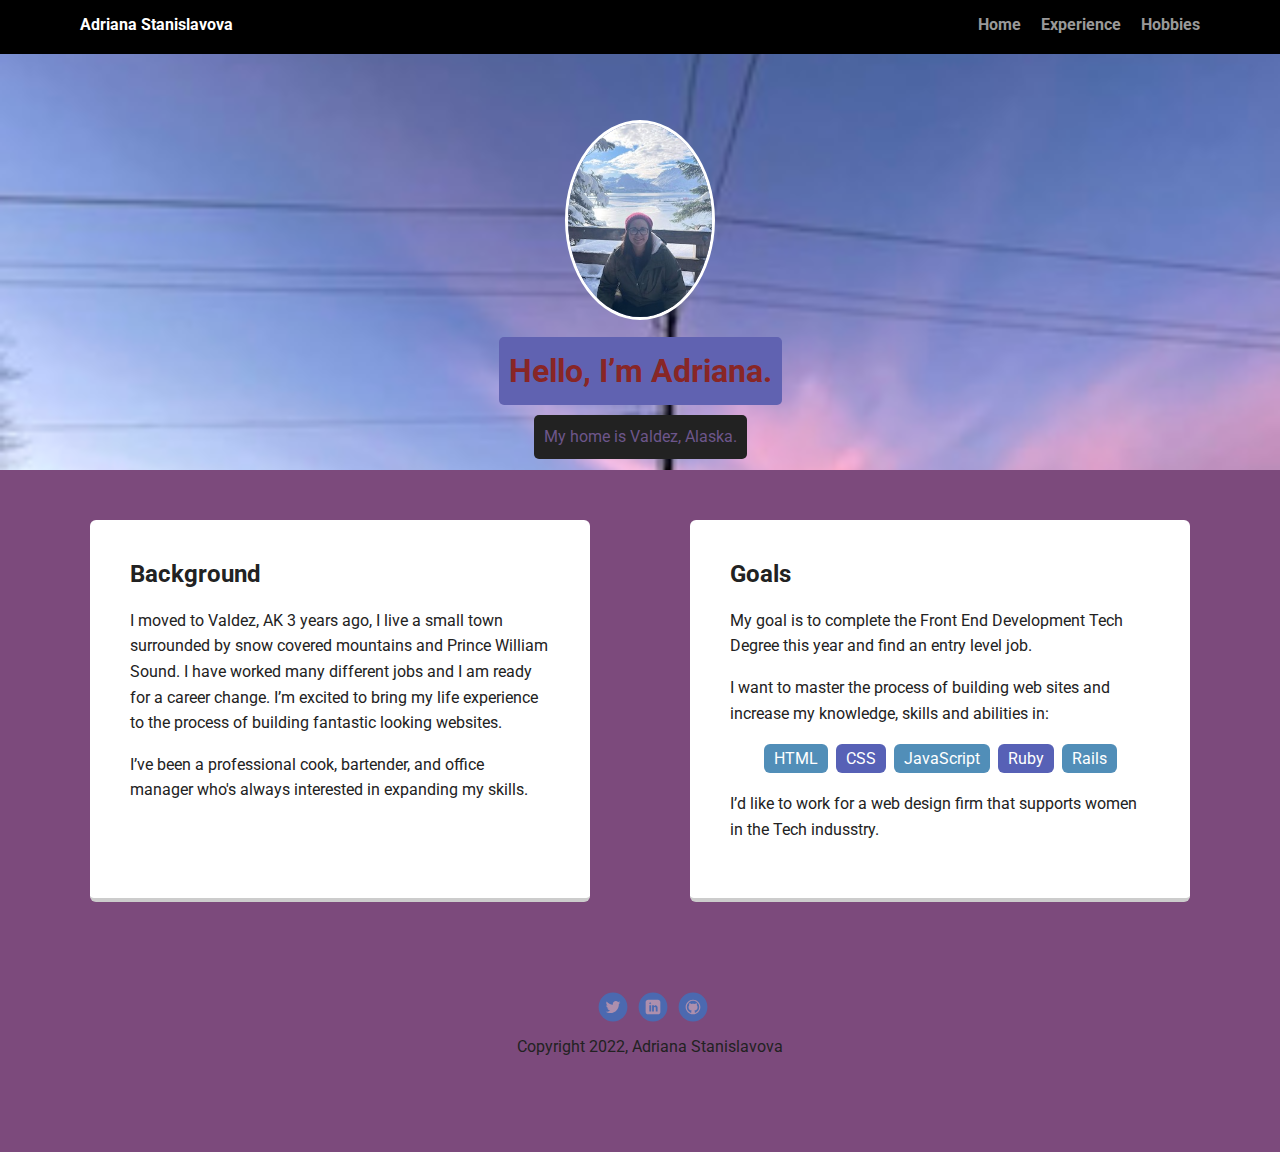
<file: index.html>
<!doctype html>
<html lang="en">
<head>
  <meta charset="utf-8">
  <title>Adriana's Profile</title>
  <meta name="viewport" content="width=device-width, initial-scale=1.0">
  <link rel="stylesheet" href="styles.css">
  <link href="https://fonts.googleapis.com/css?family=Muli%7CRoboto:400,300,500,700,900" rel="stylesheet"></head>
  <body>

    <div class="main-nav">
        <ul class="nav">
          <li class="name">Adriana Stanislavova</li>
          <li><a href="index.html">Home</a></li>
          <li><a href="experience.html">Experience</a></li>
          <li><a href="hobbies.html">Hobbies</a></li>
        </ul>
    </div>

    <header>
      <img src="images/mountains.JPG" alt="Adriana in front of a mountain." class="profile-image">
      <h1 class="tag name">Hello, I’m Adriana.</h1>
      <p class="tag location">My home is Valdez, Alaska.</p>
    </header>

    <main class="flex">
      <div class="card">
        <h2>Background</h2>
        <p> I moved to Valdez, AK 3 years ago, I live a small town surrounded by snow covered mountains and Prince William Sound.
            I have worked many different jobs and I am ready for a career change.
          I’m excited to bring my life experience to the process of building fantastic looking websites.</p>

        <p>I’ve been a professional cook, bartender, and office manager who's always interested in expanding my skills.</p>
      </div>

      <div class="card">
        <h2>Goals</h2>
        <p>My goal is to complete the Front End Development Tech Degree this year and find an entry level job.</p>
        <p>I want to master the process of building web sites and increase my knowledge, skills and abilities in:</p>
        <ul class="skills">
          <li>HTML</li>
          <li>CSS</li>
          <li>JavaScript</li>
          <li>Ruby</li>
          <li>Rails</li>
        </ul>
        <p>I’d like to work for a web design firm that supports women in the Tech indusstry.</p>
      </div>

    </main>
    <footer>
      <ul>
        <li><a href="https://twitter.com/Adrianainak" class="social twitter">Twitter</a></li>
        <li><a href="https://www.linkedin.com/in/adriana-stanislavova-a9824839/" class="social linkedin">LinkedIn</a></li>
        <li><a href="https://github.com/adrianainak" class="social github">Github</a></li>
      </ul>
      <p class="copyright">Copyright 2022, Adriana Stanislavova</p>
    </footer>
  </body>
  </html>
</file>
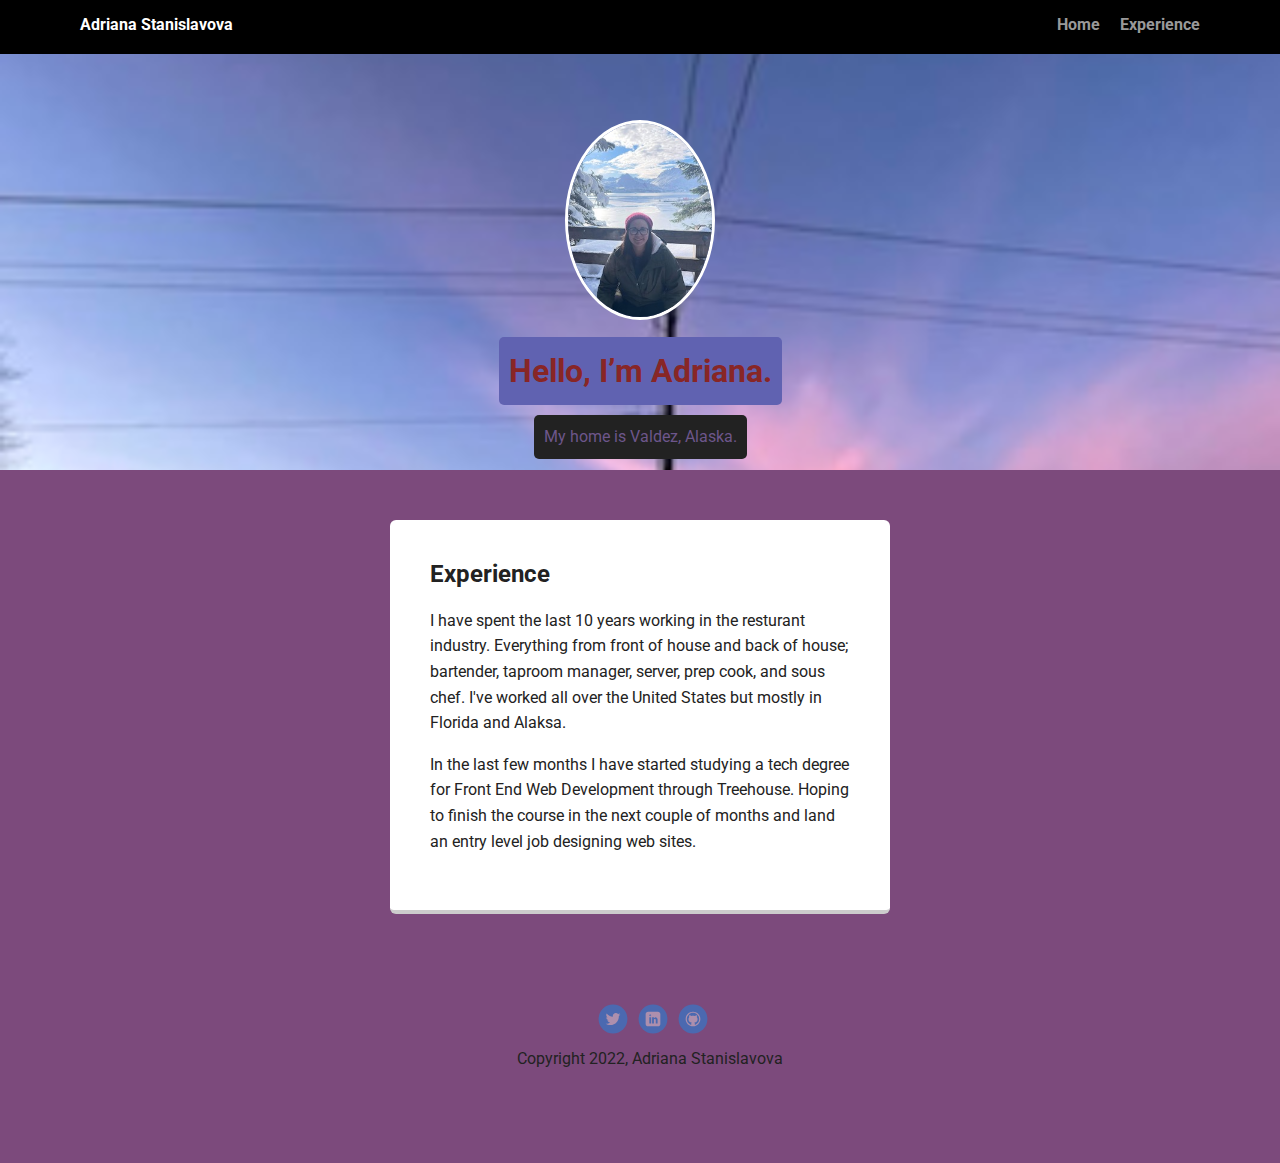
<file: experience.html>
<!doctype html>
<html lang="en">
<head>
  <meta charset="utf-8">
  <title>Adriana's Experience</title>
  <meta name="viewport" content="width=device-width, initial-scale=1.0">
  <link rel="stylesheet" href="styles.css">
  <link href="https://fonts.googleapis.com/css?family=Muli%7CRoboto:400,300,500,700,900" rel="stylesheet"></head>
  <body>   <div class="main-nav">
    <ul class="nav">
      <li class="name">Adriana Stanislavova</li>
      <li><a href="index.html">Home</a></li>
      <li><a href="experience.html">Experience</a></li>
    </ul>
</div>

<header>
  <img src="images/mountains.JPG" alt="Adriana in front of a moountain." class="profile-image">
  <h1 class="tag name">Hello, I’m Adriana.</h1>
  <p class="tag location">My home is Valdez, Alaska.</p>
</header>

<main class="flex">
  <div class="card">
    <h2>Experience</h2>
    <p> I have spent the last 10 years working in the resturant industry. Everything from front of house and back of house; 
        bartender, taproom manager, server, prep cook, and sous chef. I've worked all over the United States but mostly in Florida and Alaksa. </p>
    <p>In the last few months I have started studying a tech degree for Front End Web Development through Treehouse. Hoping to finish the course in the next couple of months and land an entry level job designing web sites. </p>    
  </div> 

</main>
<footer>
  <ul>
    <li><a href="https://twitter.com/Adrianainak" class="social twitter">Twitter</a></li>
    <li><a href="https://www.linkedin.com/in/adriana-stanislavova-a9824839/" class="social linkedin">LinkedIn</a></li>
    <li><a href="https://github.com/adrianainak" class="social github">Github</a></li>
  </ul>
  <p class="copyright">Copyright 2022, Adriana Stanislavova</p>
</footer>
</body>
</html>
</file>
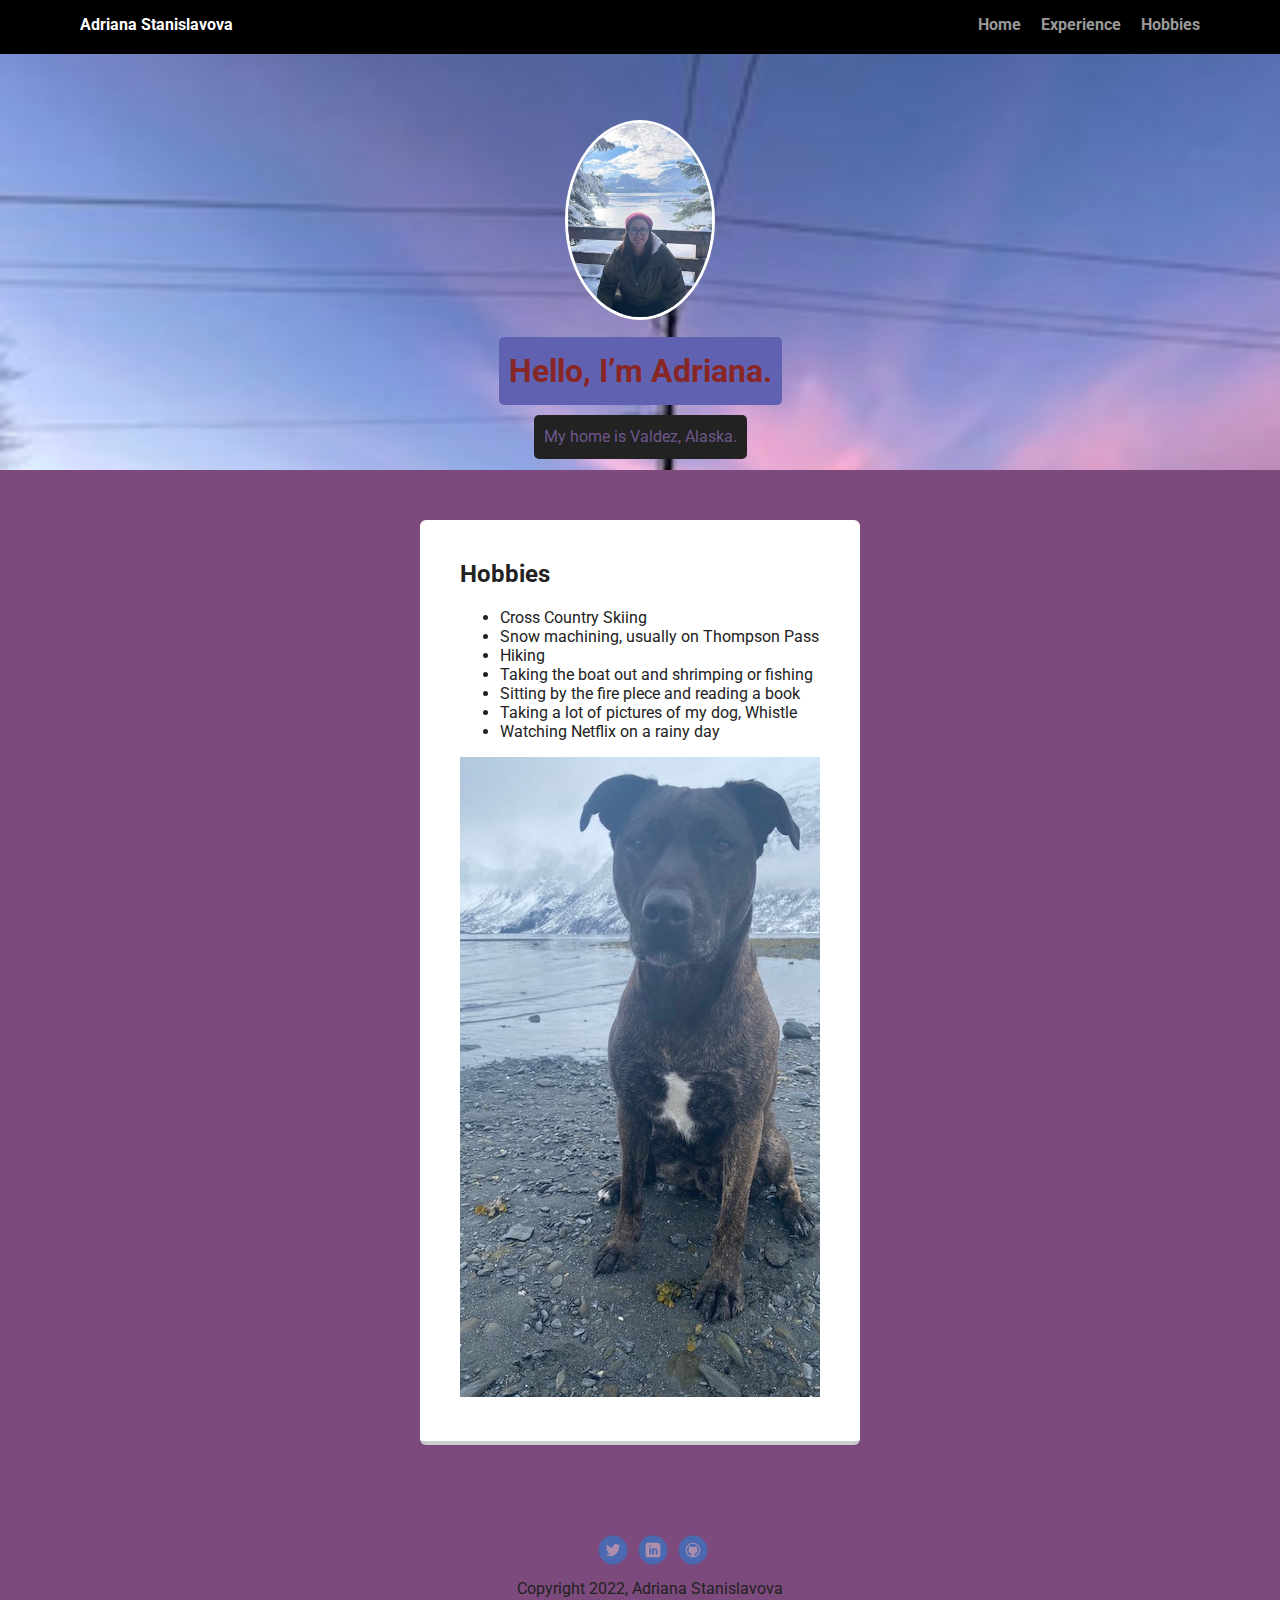
<file: hobbies.html>
<!doctype html>
<html lang="en">
<head>
  <meta charset="utf-8">
  <title>Adriana's Hobbies</title>
  <meta name="viewport" content="width=device-width, initial-scale=1.0">
  <link rel="stylesheet" href="styles.css">
  <link href="https://fonts.googleapis.com/css?family=Muli%7CRoboto:400,300,500,700,900" rel="stylesheet"></head>
  <body>   <div class="main-nav">
    <ul class="nav">
      <li class="name">Adriana Stanislavova</li>
      <li><a href="index.html">Home</a></li>
      <li><a href="experience.html">Experience</a></li>
      <li><a href="hobbies.html">Hobbies</a></li>
    </ul>
</div>

<header>
  <img src="images/mountains.JPG" alt="Adriana in front of a moountain." class="profile-image">
  <h1 class="tag name">Hello, I’m Adriana.</h1>
  <p class="tag location">My home is Valdez, Alaska.</p>
</header>

<main class="flex">
  <div class="card">
    <h2>Hobbies</h2>
        <ul>
            <li>Cross Country Skiing</li>
            <li>Snow machining, usually on Thompson Pass</li>
            <li>Hiking</li>
            <li>Taking the boat out and shrimping or fishing</li>
            <li>Sitting by the fire plece and reading a book</li> 
            <li>Taking a lot of pictures of my dog, Whistle</li>
            <li>Watching Netflix on a rainy day</li>
        </ul>
        <img src="images/whistle.jpeg" alt="whiste on the beach">

  </div>

</main>
<footer>
  <ul>
    <li><a href="https://twitter.com/Adrianainak" class="social twitter">Twitter</a></li>
    <li><a href="https://www.linkedin.com/in/adriana-stanislavova-a9824839/" class="social linkedin">LinkedIn</a></li>
    <li><a href="https://github.com/adrianainak" class="social github">Github</a></li>
  </ul>
  <p class="copyright">Copyright 2022, Adriana Stanislavova</p>
</footer>
</body>
</html>
</file>
<file: styles.css>
/* Global Layout Set-up */
* { 
  box-sizing: border-box;
}
  
body {
  margin: 0;
  padding: 0;
  text-align: center;
  font-family: 'Roboto', sans-serif;
  color: #222;
  background: #7c4a7c;
}
/* Link Styles */

a {
  text-decoration: none;
  color: #999;
}
a:hover {
  color: #6633ff;
}

/* Section Styles */

.main-nav {
  width: 100%;
  background: black;
  min-height: 30px;
  padding: 10px;
  position: fixed;
  text-align: center;
}
.nav {
  display: flex;
  justify-content: space-around;
  font-weight: 700;
  list-style-type: none;
  margin: 0 auto;
  padding: 0;
}

.nav .name {
    display: block;
    margin-right: auto;
    color: white;
}
.nav li {
  padding: 5px 10px 10px 10px;
}
.nav a {
  transition: all .5s;
}
.nav a:hover {
  color: white
}

header {
  text-align: center;
  background: url('images/valdez.jpeg') no-repeat top center ;
  background-size: cover;
  overflow: hidden;
  padding-top: 80px;
}
header {
  line-height: 1.5;
}
header .profile-image {
  margin-top: 40px;
  width: 150px;
  height: 200px;
  border-radius: 50%;
  border: 3px solid white;
  transition: all .5s;
}
header .profile-image:hover {
  transform: scale(1.2) rotate(15deg);
}
.tag {
  background-color: #6062b1;
  color: rgb(136, 38, 38);
  padding: 10px;
  border-radius: 5px;
  display: table;
  margin: 10px auto;
} 
.location {
  background-color: #222;
  color: rgb(109, 86, 139);
}
.card {
  margin: 30px;
  padding: 20px 40px 40px;
  max-width: 500px;
  text-align: left;
  background: #fff;
  border-bottom: 4px solid #ccc;
  border-radius: 6px;
  transition: all .5s;
}
.card:hover {
  border-color: #ff99ff;
}

ul.skills {
  padding: 0;
  text-align: center;
}

.skills li {
  border-radius: 6px;
  display: inline-block;
  background: #5761b6;
  color: white;
  padding: 5px 10px;
  margin: 2px;
}

.skills li:nth-child(odd) {
  background: #518eb8;
}

footer {
  width: 100%;
  min-height: 30px;
  padding: 20px 0 40px 20px;
}

footer .copyright {
  top: -8px;
  font-size: .75em;
}

footer ul {
  list-style-type: none;
  margin: 0;
  padding: 0;
}

footer ul li {
  display: inline-block;
}

a.social {
  display: inline-block;
  text-indent: -9999px;
  margin-left: 5px;
  width: 30px;
  height: 30px;
  background-size: 30px 30px;
  opacity: .4;
  transition: all .5s;
}
a.twitter {
  background-image: url(images/twitter.svg);
}
a.linkedin {
  background-image: url(images/linkedin.svg);
}
a.github {
  background-image: url(images/github.svg);
}
a.social:hover {
  opacity: 1;
}
.clearfix {
  clear: both;
}

/* Styles for larger screens */
@media screen and (min-width: 720px) {
  
  .flex {
      display: -ms-flexbox;      /* TWEENER - IE 10 */
      display: flex; 
      max-width: 1200px;
      -ms-flex-pack: distribute;
      justify-content: space-around;
      margin: 0 auto;
  }

  header {
    min-height: 470px;
  }

  .nav {
    max-width: 1200px;
    padding: 0 30px;
  }


  main {
    padding-top: 20px;
  }

  main p {
    line-height: 1.6em;
  }

  footer {
    font-size: 1.3em;
    max-width: 1200px;
    margin: 40px auto;
  }

}
</file>
